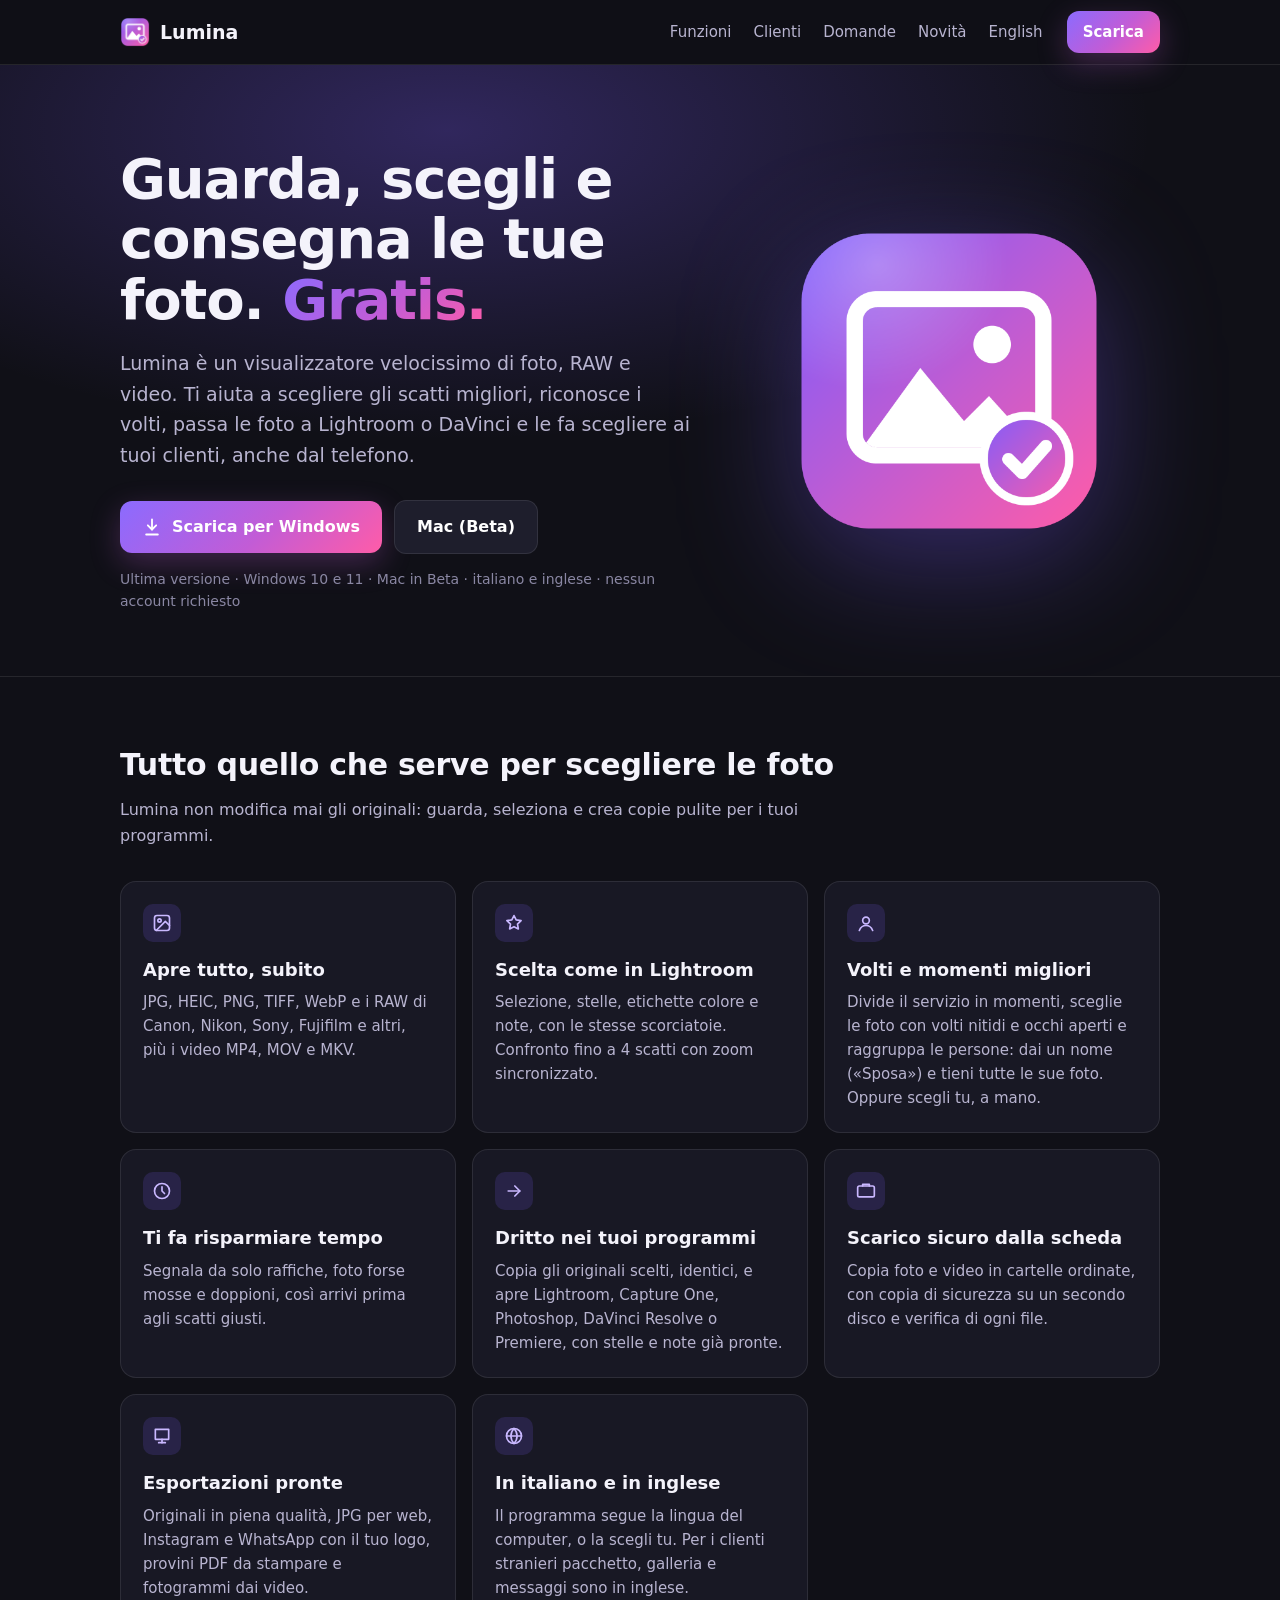
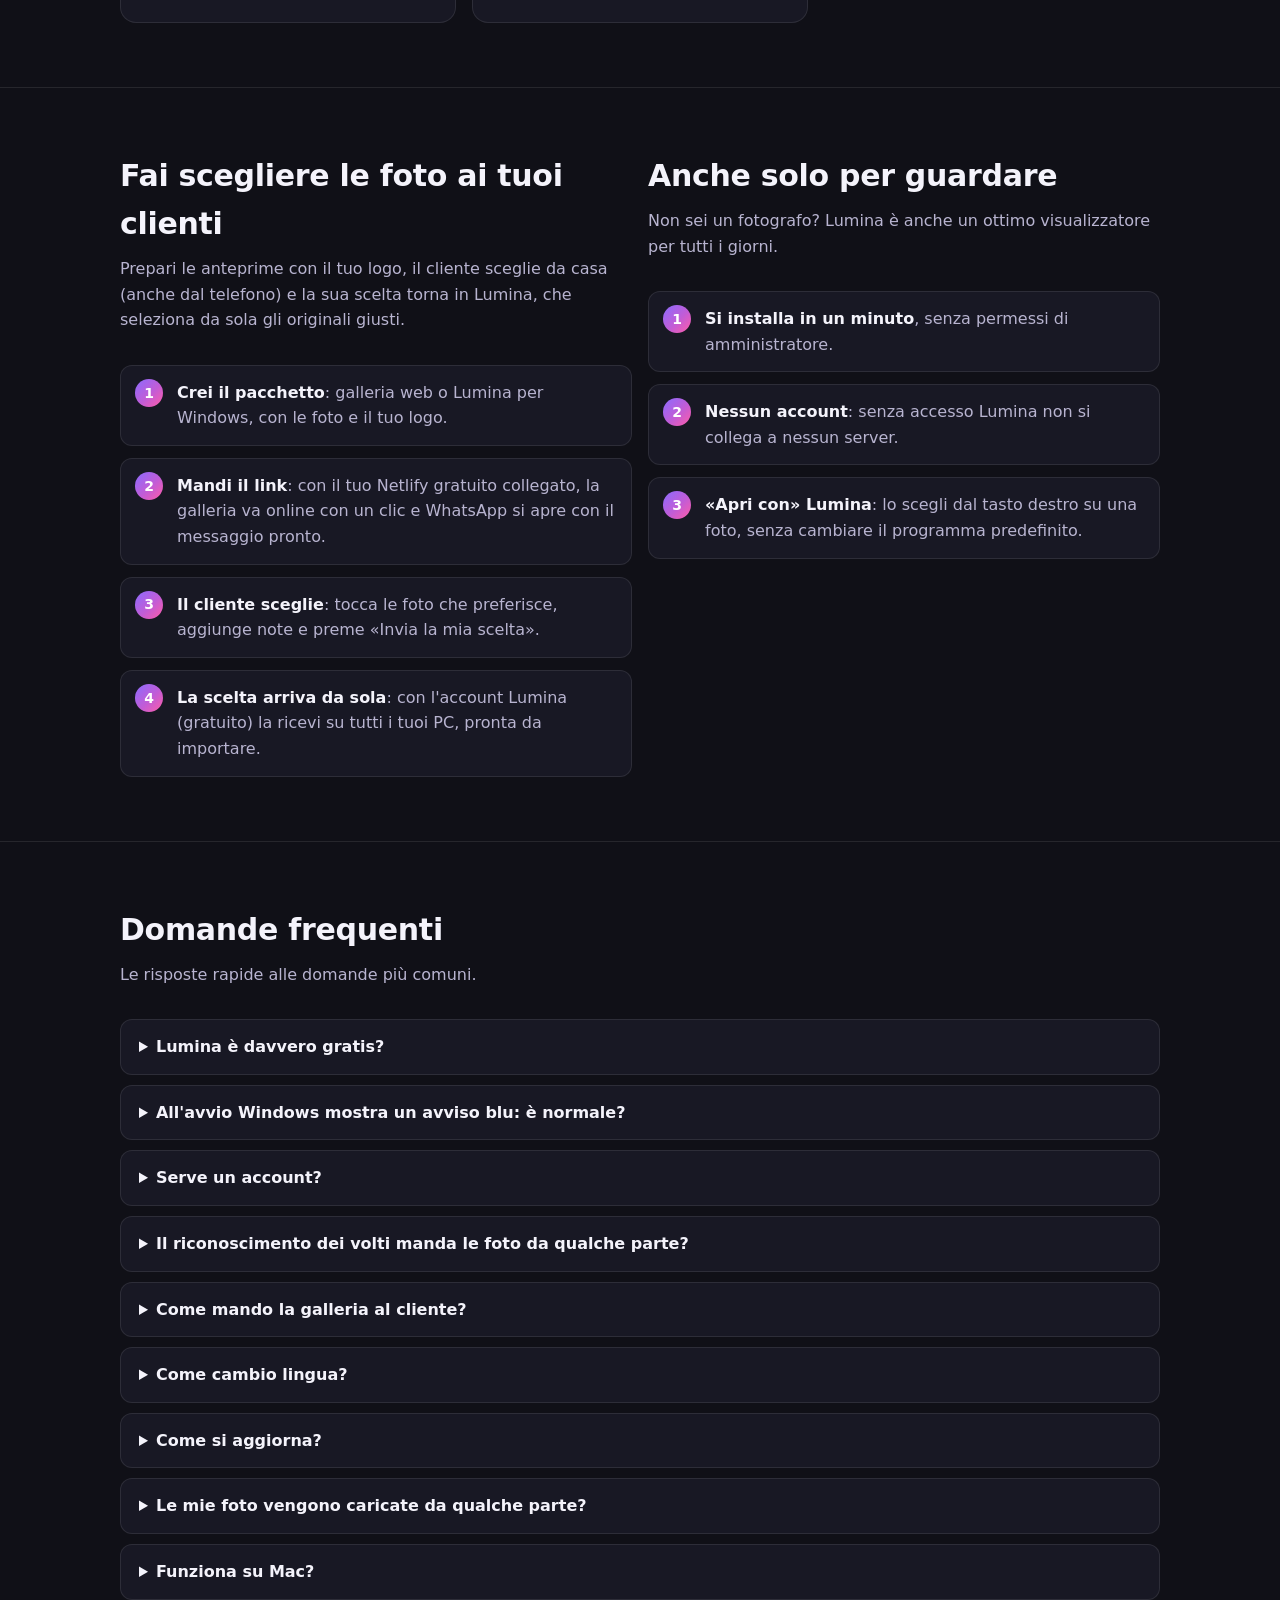
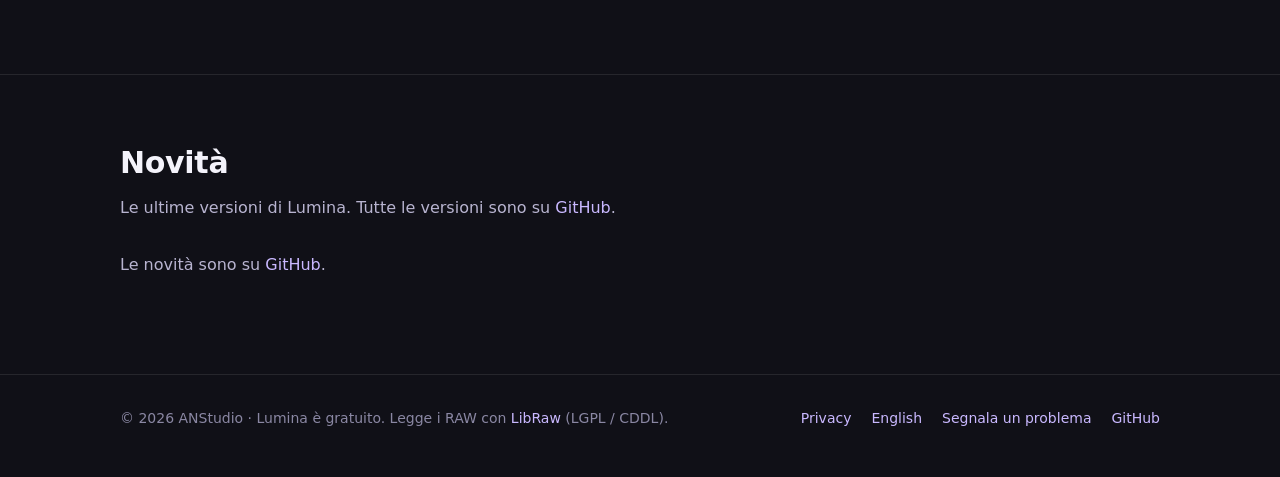
<file: index.html>
<!doctype html>
<html lang="it">
<head>
<meta charset="utf-8">
<meta name="viewport" content="width=device-width, initial-scale=1">
<title>Lumina · visualizzatore e selezione foto gratis per Windows e Mac</title>
<meta name="description" content="Lumina è un visualizzatore veloce di foto, RAW e video per Windows (e Mac in Beta). Ti aiuta a scegliere gli scatti, riconosce i volti, li passa a Lightroom e DaVinci e fa scegliere le foto ai tuoi clienti. Gratis.">
<meta property="og:title" content="Lumina · guarda, scegli e consegna le tue foto">
<meta property="og:description" content="Visualizzatore veloce di foto, RAW e video per Windows e Mac, gratis. Pensato per i fotografi.">
<meta property="og:image" content="https://anstudiodev.github.io/Lumina/immagini/icona-256.png">
<link rel="alternate" hreflang="it" href="https://anstudiodev.github.io/Lumina/">
<link rel="alternate" hreflang="en" href="https://anstudiodev.github.io/Lumina/en.html">
<link rel="icon" href="immagini/icona-32.png">
<link rel="apple-touch-icon" href="immagini/icona-180.png">
<link rel="stylesheet" href="stile.css">
</head>
<body>

<header class="top">
  <div class="wrap">
    <a class="brand" href="#"><img src="immagini/icona-256.png" alt="">Lumina</a>
    <nav class="menu">
      <a href="#funzioni">Funzioni</a>
      <a href="#clienti">Clienti</a>
      <a href="#domande">Domande</a>
      <a href="#novita">Novità</a>
      <a href="en.html" lang="en" hreflang="en">English</a>
    </nav>
    <a class="btn pri" href="https://github.com/ANStudioDev/Lumina/releases/latest/download/Lumina-setup.exe" style="padding:9px 16px;font-size:15px">Scarica</a>
  </div>
</header>

<div class="hero">
  <div class="wrap">
    <div>
      <h1>Guarda, scegli e consegna le tue foto. <span>Gratis.</span></h1>
      <p class="lead">Lumina è un visualizzatore velocissimo di foto, RAW e video. Ti aiuta a scegliere gli scatti migliori, riconosce i volti, passa le foto a Lightroom o DaVinci e le fa scegliere ai tuoi clienti, anche dal telefono.</p>
      <div class="cta">
        <a class="btn pri" href="https://github.com/ANStudioDev/Lumina/releases/latest/download/Lumina-setup.exe">
          <svg viewBox="0 0 24 24" fill="none" stroke="currentColor" stroke-width="2.2" stroke-linecap="round" stroke-linejoin="round"><path d="M12 3v12"/><path d="m7 10 5 5 5-5"/><path d="M5 21h14"/></svg>
          Scarica per Windows
        </a>
        <a class="btn" id="macdl" href="https://github.com/ANStudioDev/Lumina/releases">Mac (Beta)</a>
      </div>
      <div class="meta"><span id="ver">Ultima versione</span> · Windows 10 e 11 · Mac in Beta · italiano e inglese · nessun account richiesto</div>
    </div>
    <div class="art"><img src="immagini/icona.png" alt="Icona di Lumina"></div>
  </div>
</div>

<section id="funzioni">
  <div class="wrap">
    <h2>Tutto quello che serve per scegliere le foto</h2>
    <p class="sub">Lumina non modifica mai gli originali: guarda, seleziona e crea copie pulite per i tuoi programmi.</p>
    <div class="grid">
      <div class="card">
        <div class="ic"><svg viewBox="0 0 24 24" fill="none" stroke-width="2" stroke-linecap="round" stroke-linejoin="round"><rect x="3" y="3" width="18" height="18" rx="3"/><circle cx="9" cy="9" r="2"/><path d="m21 15-5-5L5 21"/></svg></div>
        <h3>Apre tutto, subito</h3>
        <p>JPG, HEIC, PNG, TIFF, WebP e i RAW di Canon, Nikon, Sony, Fujifilm e altri, più i video MP4, MOV e MKV.</p>
      </div>
      <div class="card">
        <div class="ic"><svg viewBox="0 0 24 24" fill="none" stroke-width="2" stroke-linecap="round" stroke-linejoin="round"><path d="m12 3 2.6 5.3 5.9.9-4.3 4.1 1 5.8L12 16.4 6.8 19.1l1-5.8L3.5 9.2l5.9-.9z"/></svg></div>
        <h3>Scelta come in Lightroom</h3>
        <p>Selezione, stelle, etichette colore e note, con le stesse scorciatoie. Confronto fino a 4 scatti con zoom sincronizzato.</p>
      </div>
      <div class="card">
        <div class="ic"><svg viewBox="0 0 24 24" fill="none" stroke-width="2" stroke-linecap="round" stroke-linejoin="round"><circle cx="12" cy="9" r="4"/><path d="M4 21c1.5-4 4.5-6 8-6s6.5 2 8 6"/></svg></div>
        <h3>Volti e momenti migliori</h3>
        <p>Divide il servizio in momenti, sceglie le foto con volti nitidi e occhi aperti e raggruppa le persone: dai un nome («Sposa») e tieni tutte le sue foto. Oppure scegli tu, a mano.</p>
      </div>
      <div class="card">
        <div class="ic"><svg viewBox="0 0 24 24" fill="none" stroke-width="2" stroke-linecap="round" stroke-linejoin="round"><circle cx="12" cy="12" r="9"/><path d="M12 7v5l3 3"/></svg></div>
        <h3>Ti fa risparmiare tempo</h3>
        <p>Segnala da solo raffiche, foto forse mosse e doppioni, così arrivi prima agli scatti giusti.</p>
      </div>
      <div class="card">
        <div class="ic"><svg viewBox="0 0 24 24" fill="none" stroke-width="2" stroke-linecap="round" stroke-linejoin="round"><path d="M5 12h14"/><path d="m13 6 6 6-6 6"/></svg></div>
        <h3>Dritto nei tuoi programmi</h3>
        <p>Copia gli originali scelti, identici, e apre Lightroom, Capture One, Photoshop, DaVinci Resolve o Premiere, con stelle e note già pronte.</p>
      </div>
      <div class="card">
        <div class="ic"><svg viewBox="0 0 24 24" fill="none" stroke-width="2" stroke-linecap="round" stroke-linejoin="round"><rect x="2" y="6" width="20" height="13" rx="2"/><path d="M8 6V4h8v2"/></svg></div>
        <h3>Scarico sicuro dalla scheda</h3>
        <p>Copia foto e video in cartelle ordinate, con copia di sicurezza su un secondo disco e verifica di ogni file.</p>
      </div>
      <div class="card">
        <div class="ic"><svg viewBox="0 0 24 24" fill="none" stroke-width="2" stroke-linecap="round" stroke-linejoin="round"><path d="M4 4h16v12H4z"/><path d="M8 20h8"/><path d="M12 16v4"/></svg></div>
        <h3>Esportazioni pronte</h3>
        <p>Originali in piena qualità, JPG per web, Instagram e WhatsApp con il tuo logo, provini PDF da stampare e fotogrammi dai video.</p>
      </div>
      <div class="card">
        <div class="ic"><svg viewBox="0 0 24 24" fill="none" stroke-width="2" stroke-linecap="round" stroke-linejoin="round"><circle cx="12" cy="12" r="9"/><path d="M3 12h18"/><path d="M12 3c2.5 2.7 3.7 5.7 3.7 9s-1.2 6.3-3.7 9c-2.5-2.7-3.7-5.7-3.7-9S9.5 5.7 12 3z"/></svg></div>
        <h3>In italiano e in inglese</h3>
        <p>Il programma segue la lingua del computer, o la scegli tu. Per i clienti stranieri pacchetto, galleria e messaggi sono in inglese.</p>
      </div>
    </div>
  </div>
</section>

<section id="clienti">
  <div class="wrap two">
    <div>
      <h2>Fai scegliere le foto ai tuoi clienti</h2>
      <p class="sub">Prepari le anteprime con il tuo logo, il cliente sceglie da casa (anche dal telefono) e la sua scelta torna in Lumina, che seleziona da sola gli originali giusti.</p>
      <ol class="steps">
        <li><b>Crei il pacchetto</b>: galleria web o Lumina per Windows, con le foto e il tuo logo.</li>
        <li><b>Mandi il link</b>: con il tuo Netlify gratuito collegato, la galleria va online con un clic e WhatsApp si apre con il messaggio pronto.</li>
        <li><b>Il cliente sceglie</b>: tocca le foto che preferisce, aggiunge note e preme «Invia la mia scelta».</li>
        <li><b>La scelta arriva da sola</b>: con l'account Lumina (gratuito) la ricevi su tutti i tuoi PC, pronta da importare.</li>
      </ol>
    </div>
    <div>
      <h2>Anche solo per guardare</h2>
      <p class="sub">Non sei un fotografo? Lumina è anche un ottimo visualizzatore per tutti i giorni.</p>
      <ol class="steps">
        <li><b>Si installa in un minuto</b>, senza permessi di amministratore.</li>
        <li><b>Nessun account</b>: senza accesso Lumina non si collega a nessun server.</li>
        <li><b>«Apri con» Lumina</b>: lo scegli dal tasto destro su una foto, senza cambiare il programma predefinito.</li>
      </ol>
    </div>
  </div>
</section>

<section id="domande">
  <div class="wrap">
    <h2>Domande frequenti</h2>
    <p class="sub">Le risposte rapide alle domande più comuni.</p>
    <details>
      <summary>Lumina è davvero gratis?</summary>
      <p>Sì, è gratuito, anche l'account per ricevere le scelte dei clienti. Non ci sono pubblicità.</p>
    </details>
    <details>
      <summary>All'avvio Windows mostra un avviso blu: è normale?</summary>
      <p>Sì: Lumina non è ancora firmato con un certificato e Windows avvisa per i programmi nuovi. Clicca «Ulteriori informazioni» e poi «Esegui comunque».</p>
    </details>
    <details>
      <summary>Serve un account?</summary>
      <p>No. L'account Lumina serve solo ai fotografi che vogliono ricevere da sola la scelta dei clienti, anche su più PC. Per guardare e scegliere foto non serve.</p>
    </details>
    <details>
      <summary>Il riconoscimento dei volti manda le foto da qualche parte?</summary>
      <p>No. I volti vengono analizzati sul tuo computer, senza internet. I nomi che dai alle persone restano nella cartella dei dati di Lumina.</p>
    </details>
    <details>
      <summary>Come mando la galleria al cliente?</summary>
      <p>Collega una volta il tuo account Netlify gratuito (Impostazioni › Galleria online): quando crei una galleria web, Lumina la mette online e ti dà il link da mandare su WhatsApp o per email. La galleria si cancella da sola qualche giorno dopo la scelta del cliente, o quando premi «Chiudi galleria». Le foto vanno sul tuo Netlify, non su server di Lumina.</p>
    </details>
    <details>
      <summary>Come cambio lingua?</summary>
      <p>Impostazioni › Informazioni › Lingua: Automatica (segue il computer), Italiano o English. Per un cliente straniero attiva «Cliente straniero» in Impostazioni › Pacchetto cliente.</p>
    </details>
    <details>
      <summary>Come si aggiorna?</summary>
      <p>Da solo: quando esce una versione nuova Lumina te la propone, la scarica e si riapre aggiornato. Impostazioni e scelte restano come sono.</p>
    </details>
    <details>
      <summary>Le mie foto vengono caricate da qualche parte?</summary>
      <p>No. Le foto restano sul tuo PC. Con l'account viaggiano solo i nomi dei file scelti, le note e il nome del cliente. I dettagli sono nell'<a href="privacy.html">informativa privacy</a>.</p>
    </details>
    <details>
      <summary>Funziona su Mac?</summary>
      <p>Sì, in Beta: Lumina per Mac (Apple Silicon e Intel, macOS 13 o più recente) ha già visualizzatore, scelta, momenti con i volti, esportazioni e pacchetto cliente con galleria web. Account Lumina e scarico dalla scheda arriveranno. Alla prima apertura macOS la blocca perché non è firmata da Apple: prova ad aprirla, poi Impostazioni di Sistema › Privacy e sicurezza › «Apri comunque». La galleria web che mandi al cliente si apre su qualsiasi dispositivo.</p>
    </details>
  </div>
</section>

<section id="novita">
  <div class="wrap">
    <h2>Novità</h2>
    <p class="sub">Le ultime versioni di Lumina. Tutte le versioni sono su <a href="https://github.com/ANStudioDev/Lumina/releases">GitHub</a>.</p>
    <div id="releases"><p class="sub">Carico le novità…</p></div>
  </div>
</section>

<footer>
  <div class="wrap">
    <span>© 2026 ANStudio · Lumina è gratuito. Legge i RAW con <a href="https://www.libraw.org">LibRaw</a> (LGPL / CDDL).</span>
    <div class="links">
      <a href="privacy.html">Privacy</a>
      <a href="en.html" lang="en">English</a>
      <a href="https://github.com/ANStudioDev/Lumina/issues">Segnala un problema</a>
      <a href="https://github.com/ANStudioDev/Lumina">GitHub</a>
    </div>
  </div>
</footer>

<script src="novita.js"></script>
<script>luminaNovita("it");</script>
</body>
</html>
</file>
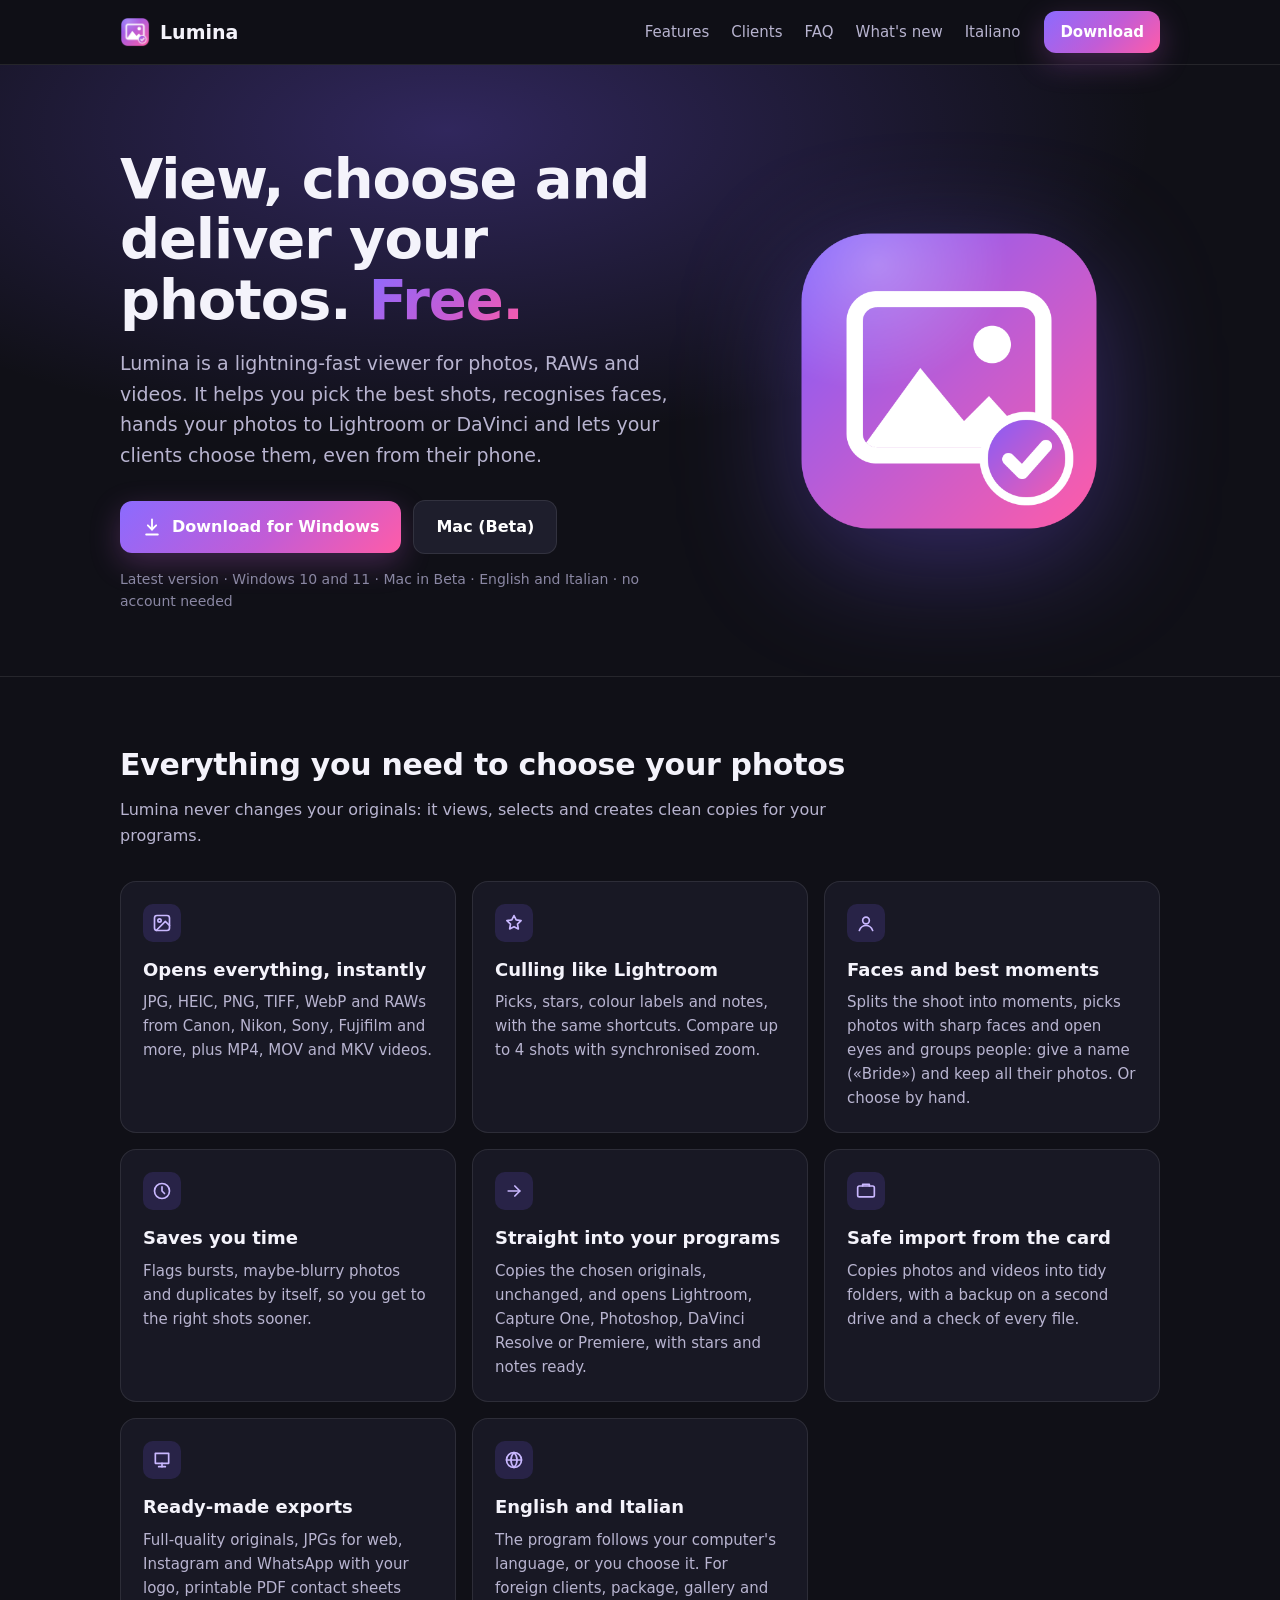
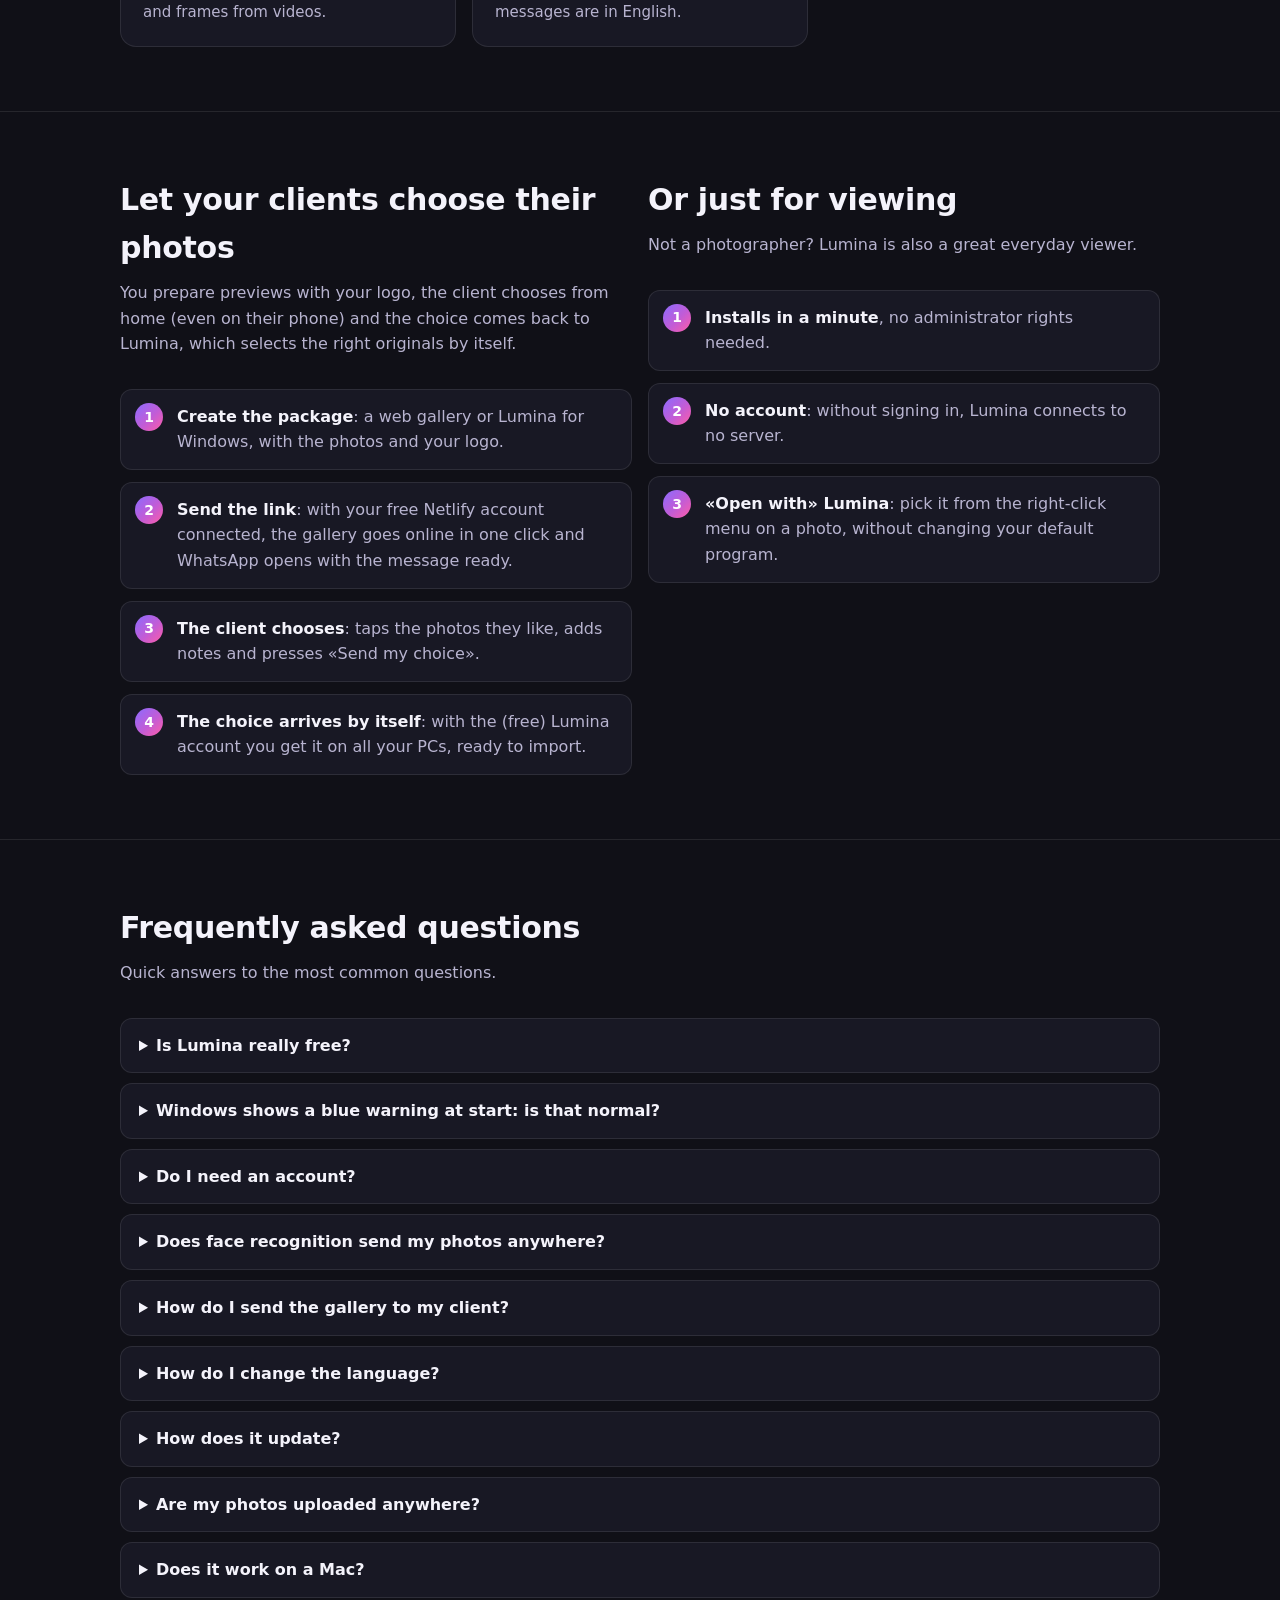
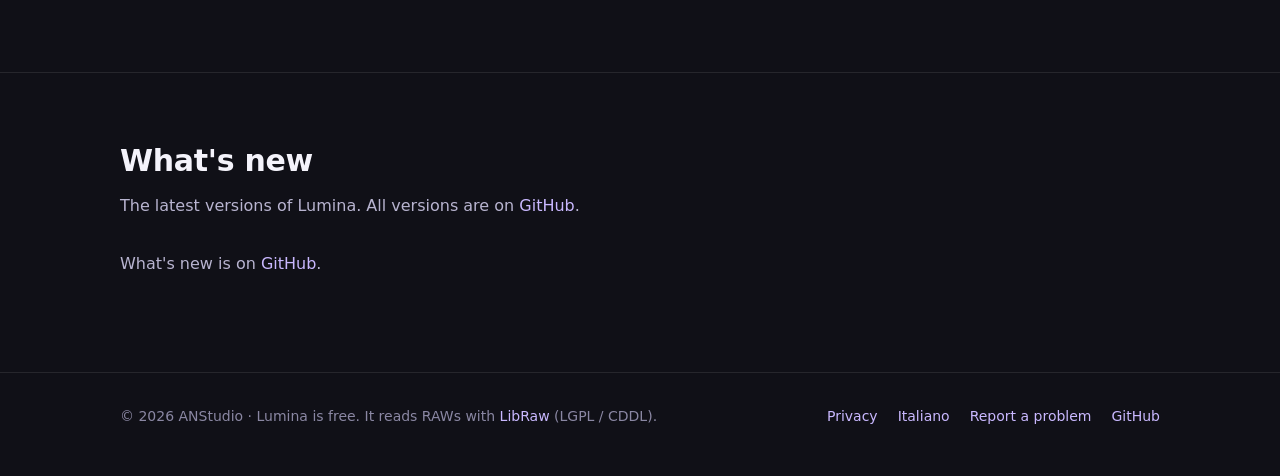
<file: en.html>
<!doctype html>
<html lang="en">
<head>
<meta charset="utf-8">
<meta name="viewport" content="width=device-width, initial-scale=1">
<title>Lumina · free photo viewer and culling for Windows and Mac</title>
<meta name="description" content="Lumina is a fast photo, RAW and video viewer for Windows (and Mac in Beta). It helps you pick the best shots, recognises faces, hands photos to Lightroom and DaVinci and lets your clients choose their photos. Free.">
<meta property="og:title" content="Lumina · view, choose and deliver your photos">
<meta property="og:description" content="Fast photo, RAW and video viewer for Windows and Mac, free. Made for photographers.">
<meta property="og:image" content="https://anstudiodev.github.io/Lumina/immagini/icona-256.png">
<link rel="alternate" hreflang="it" href="https://anstudiodev.github.io/Lumina/">
<link rel="alternate" hreflang="en" href="https://anstudiodev.github.io/Lumina/en.html">
<link rel="icon" href="immagini/icona-32.png">
<link rel="apple-touch-icon" href="immagini/icona-180.png">
<link rel="stylesheet" href="stile.css">
</head>
<body>

<header class="top">
  <div class="wrap">
    <a class="brand" href="#"><img src="immagini/icona-256.png" alt="">Lumina</a>
    <nav class="menu">
      <a href="#features">Features</a>
      <a href="#clients">Clients</a>
      <a href="#faq">FAQ</a>
      <a href="#news">What's new</a>
      <a href="index.html" lang="it" hreflang="it">Italiano</a>
    </nav>
    <a class="btn pri" href="https://github.com/ANStudioDev/Lumina/releases/latest/download/Lumina-setup.exe" style="padding:9px 16px;font-size:15px">Download</a>
  </div>
</header>

<div class="hero">
  <div class="wrap">
    <div>
      <h1>View, choose and deliver your photos. <span>Free.</span></h1>
      <p class="lead">Lumina is a lightning-fast viewer for photos, RAWs and videos. It helps you pick the best shots, recognises faces, hands your photos to Lightroom or DaVinci and lets your clients choose them, even from their phone.</p>
      <div class="cta">
        <a class="btn pri" href="https://github.com/ANStudioDev/Lumina/releases/latest/download/Lumina-setup.exe">
          <svg viewBox="0 0 24 24" fill="none" stroke="currentColor" stroke-width="2.2" stroke-linecap="round" stroke-linejoin="round"><path d="M12 3v12"/><path d="m7 10 5 5 5-5"/><path d="M5 21h14"/></svg>
          Download for Windows
        </a>
        <a class="btn" id="macdl" href="https://github.com/ANStudioDev/Lumina/releases">Mac (Beta)</a>
      </div>
      <div class="meta"><span id="ver">Latest version</span> · Windows 10 and 11 · Mac in Beta · English and Italian · no account needed</div>
    </div>
    <div class="art"><img src="immagini/icona.png" alt="Lumina icon"></div>
  </div>
</div>

<section id="features">
  <div class="wrap">
    <h2>Everything you need to choose your photos</h2>
    <p class="sub">Lumina never changes your originals: it views, selects and creates clean copies for your programs.</p>
    <div class="grid">
      <div class="card">
        <div class="ic"><svg viewBox="0 0 24 24" fill="none" stroke-width="2" stroke-linecap="round" stroke-linejoin="round"><rect x="3" y="3" width="18" height="18" rx="3"/><circle cx="9" cy="9" r="2"/><path d="m21 15-5-5L5 21"/></svg></div>
        <h3>Opens everything, instantly</h3>
        <p>JPG, HEIC, PNG, TIFF, WebP and RAWs from Canon, Nikon, Sony, Fujifilm and more, plus MP4, MOV and MKV videos.</p>
      </div>
      <div class="card">
        <div class="ic"><svg viewBox="0 0 24 24" fill="none" stroke-width="2" stroke-linecap="round" stroke-linejoin="round"><path d="m12 3 2.6 5.3 5.9.9-4.3 4.1 1 5.8L12 16.4 6.8 19.1l1-5.8L3.5 9.2l5.9-.9z"/></svg></div>
        <h3>Culling like Lightroom</h3>
        <p>Picks, stars, colour labels and notes, with the same shortcuts. Compare up to 4 shots with synchronised zoom.</p>
      </div>
      <div class="card">
        <div class="ic"><svg viewBox="0 0 24 24" fill="none" stroke-width="2" stroke-linecap="round" stroke-linejoin="round"><circle cx="12" cy="9" r="4"/><path d="M4 21c1.5-4 4.5-6 8-6s6.5 2 8 6"/></svg></div>
        <h3>Faces and best moments</h3>
        <p>Splits the shoot into moments, picks photos with sharp faces and open eyes and groups people: give a name («Bride») and keep all their photos. Or choose by hand.</p>
      </div>
      <div class="card">
        <div class="ic"><svg viewBox="0 0 24 24" fill="none" stroke-width="2" stroke-linecap="round" stroke-linejoin="round"><circle cx="12" cy="12" r="9"/><path d="M12 7v5l3 3"/></svg></div>
        <h3>Saves you time</h3>
        <p>Flags bursts, maybe-blurry photos and duplicates by itself, so you get to the right shots sooner.</p>
      </div>
      <div class="card">
        <div class="ic"><svg viewBox="0 0 24 24" fill="none" stroke-width="2" stroke-linecap="round" stroke-linejoin="round"><path d="M5 12h14"/><path d="m13 6 6 6-6 6"/></svg></div>
        <h3>Straight into your programs</h3>
        <p>Copies the chosen originals, unchanged, and opens Lightroom, Capture One, Photoshop, DaVinci Resolve or Premiere, with stars and notes ready.</p>
      </div>
      <div class="card">
        <div class="ic"><svg viewBox="0 0 24 24" fill="none" stroke-width="2" stroke-linecap="round" stroke-linejoin="round"><rect x="2" y="6" width="20" height="13" rx="2"/><path d="M8 6V4h8v2"/></svg></div>
        <h3>Safe import from the card</h3>
        <p>Copies photos and videos into tidy folders, with a backup on a second drive and a check of every file.</p>
      </div>
      <div class="card">
        <div class="ic"><svg viewBox="0 0 24 24" fill="none" stroke-width="2" stroke-linecap="round" stroke-linejoin="round"><path d="M4 4h16v12H4z"/><path d="M8 20h8"/><path d="M12 16v4"/></svg></div>
        <h3>Ready-made exports</h3>
        <p>Full-quality originals, JPGs for web, Instagram and WhatsApp with your logo, printable PDF contact sheets and frames from videos.</p>
      </div>
      <div class="card">
        <div class="ic"><svg viewBox="0 0 24 24" fill="none" stroke-width="2" stroke-linecap="round" stroke-linejoin="round"><circle cx="12" cy="12" r="9"/><path d="M3 12h18"/><path d="M12 3c2.5 2.7 3.7 5.7 3.7 9s-1.2 6.3-3.7 9c-2.5-2.7-3.7-5.7-3.7-9S9.5 5.7 12 3z"/></svg></div>
        <h3>English and Italian</h3>
        <p>The program follows your computer's language, or you choose it. For foreign clients, package, gallery and messages are in English.</p>
      </div>
    </div>
  </div>
</section>

<section id="clients">
  <div class="wrap two">
    <div>
      <h2>Let your clients choose their photos</h2>
      <p class="sub">You prepare previews with your logo, the client chooses from home (even on their phone) and the choice comes back to Lumina, which selects the right originals by itself.</p>
      <ol class="steps">
        <li><b>Create the package</b>: a web gallery or Lumina for Windows, with the photos and your logo.</li>
        <li><b>Send the link</b>: with your free Netlify account connected, the gallery goes online in one click and WhatsApp opens with the message ready.</li>
        <li><b>The client chooses</b>: taps the photos they like, adds notes and presses «Send my choice».</li>
        <li><b>The choice arrives by itself</b>: with the (free) Lumina account you get it on all your PCs, ready to import.</li>
      </ol>
    </div>
    <div>
      <h2>Or just for viewing</h2>
      <p class="sub">Not a photographer? Lumina is also a great everyday viewer.</p>
      <ol class="steps">
        <li><b>Installs in a minute</b>, no administrator rights needed.</li>
        <li><b>No account</b>: without signing in, Lumina connects to no server.</li>
        <li><b>«Open with» Lumina</b>: pick it from the right-click menu on a photo, without changing your default program.</li>
      </ol>
    </div>
  </div>
</section>

<section id="faq">
  <div class="wrap">
    <h2>Frequently asked questions</h2>
    <p class="sub">Quick answers to the most common questions.</p>
    <details>
      <summary>Is Lumina really free?</summary>
      <p>Yes, it's free, including the account to receive your clients' choices. There are no ads.</p>
    </details>
    <details>
      <summary>Windows shows a blue warning at start: is that normal?</summary>
      <p>Yes: Lumina isn't signed with a certificate yet and Windows warns about new programs. Click «More info» and then «Run anyway».</p>
    </details>
    <details>
      <summary>Do I need an account?</summary>
      <p>No. The Lumina account is only for photographers who want to receive their clients' choices automatically, even on several PCs. You don't need it to view and choose photos.</p>
    </details>
    <details>
      <summary>Does face recognition send my photos anywhere?</summary>
      <p>No. Faces are analysed on your computer, offline. The names you give to people stay in Lumina's data folder.</p>
    </details>
    <details>
      <summary>How do I send the gallery to my client?</summary>
      <p>Connect your free Netlify account once (Settings › Online gallery): when you create a web gallery, Lumina puts it online and gives you the link to send by WhatsApp or email. The gallery deletes itself a few days after the client's choice, or when you press «Close gallery». The photos go to your Netlify, not to Lumina's servers.</p>
    </details>
    <details>
      <summary>How do I change the language?</summary>
      <p>Settings › About › Language: Automatic (follows your computer), Italiano or English. For a foreign client turn on «Foreign client» in Settings › Client package.</p>
    </details>
    <details>
      <summary>How does it update?</summary>
      <p>By itself: when a new version comes out Lumina offers it, downloads it and reopens updated. Settings and choices stay as they are.</p>
    </details>
    <details>
      <summary>Are my photos uploaded anywhere?</summary>
      <p>No. Your photos stay on your PC. With the account, only the names of the chosen files, the notes and the client's name travel. Details are in the <a href="privacy-en.html">privacy policy</a>.</p>
    </details>
    <details>
      <summary>Does it work on a Mac?</summary>
      <p>Yes, in Beta: Lumina for Mac (Apple Silicon and Intel, macOS 13 or later) already has the viewer, culling, moments with faces, exports and the client package with web gallery. Lumina account and card import are coming. The first time macOS blocks it because it isn't signed by Apple: try to open it, then System Settings › Privacy & Security › «Open Anyway». The web gallery you send to clients opens on any device.</p>
    </details>
  </div>
</section>

<section id="news">
  <div class="wrap">
    <h2>What's new</h2>
    <p class="sub">The latest versions of Lumina. All versions are on <a href="https://github.com/ANStudioDev/Lumina/releases">GitHub</a>.</p>
    <div id="releases"><p class="sub">Loading…</p></div>
  </div>
</section>

<footer>
  <div class="wrap">
    <span>© 2026 ANStudio · Lumina is free. It reads RAWs with <a href="https://www.libraw.org">LibRaw</a> (LGPL / CDDL).</span>
    <div class="links">
      <a href="privacy-en.html">Privacy</a>
      <a href="index.html" lang="it">Italiano</a>
      <a href="https://github.com/ANStudioDev/Lumina/issues">Report a problem</a>
      <a href="https://github.com/ANStudioDev/Lumina">GitHub</a>
    </div>
  </div>
</footer>

<script src="novita.js"></script>
<script>luminaNovita("en");</script>
</body>
</html>
</file>
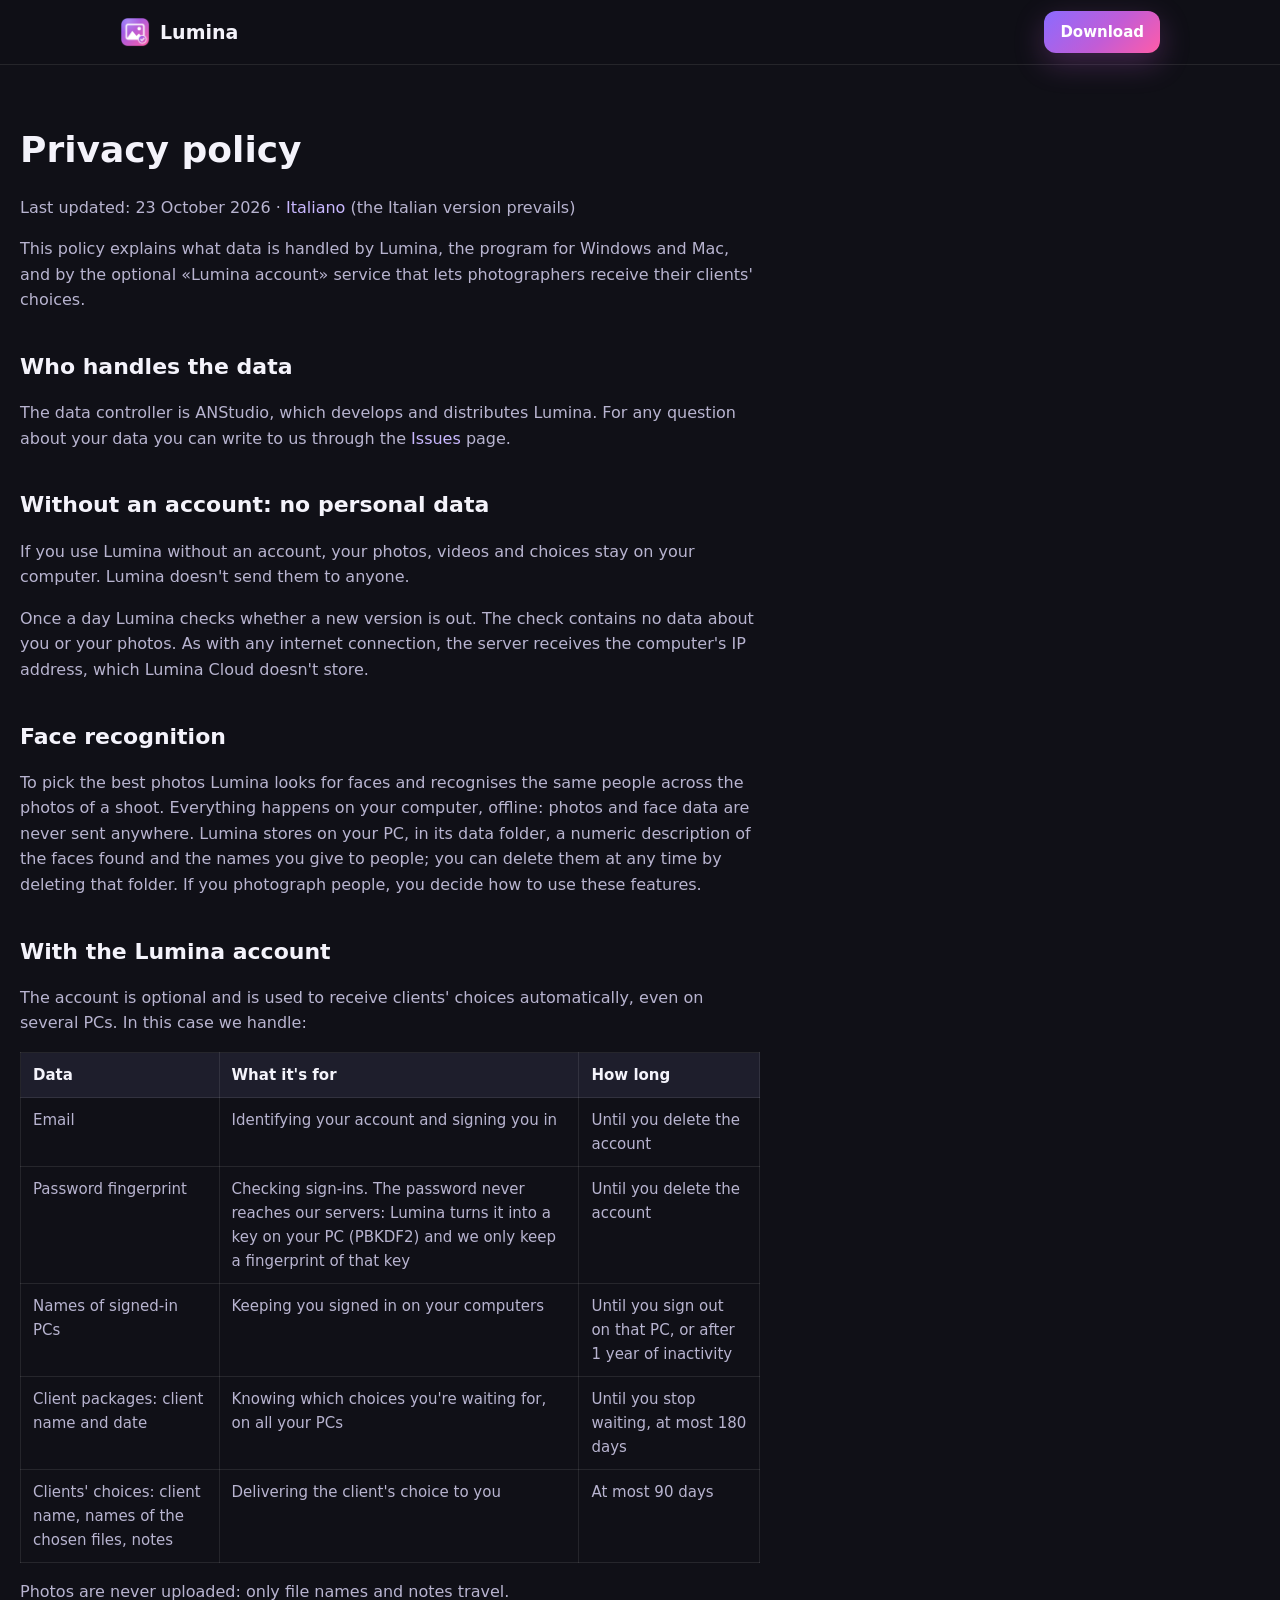
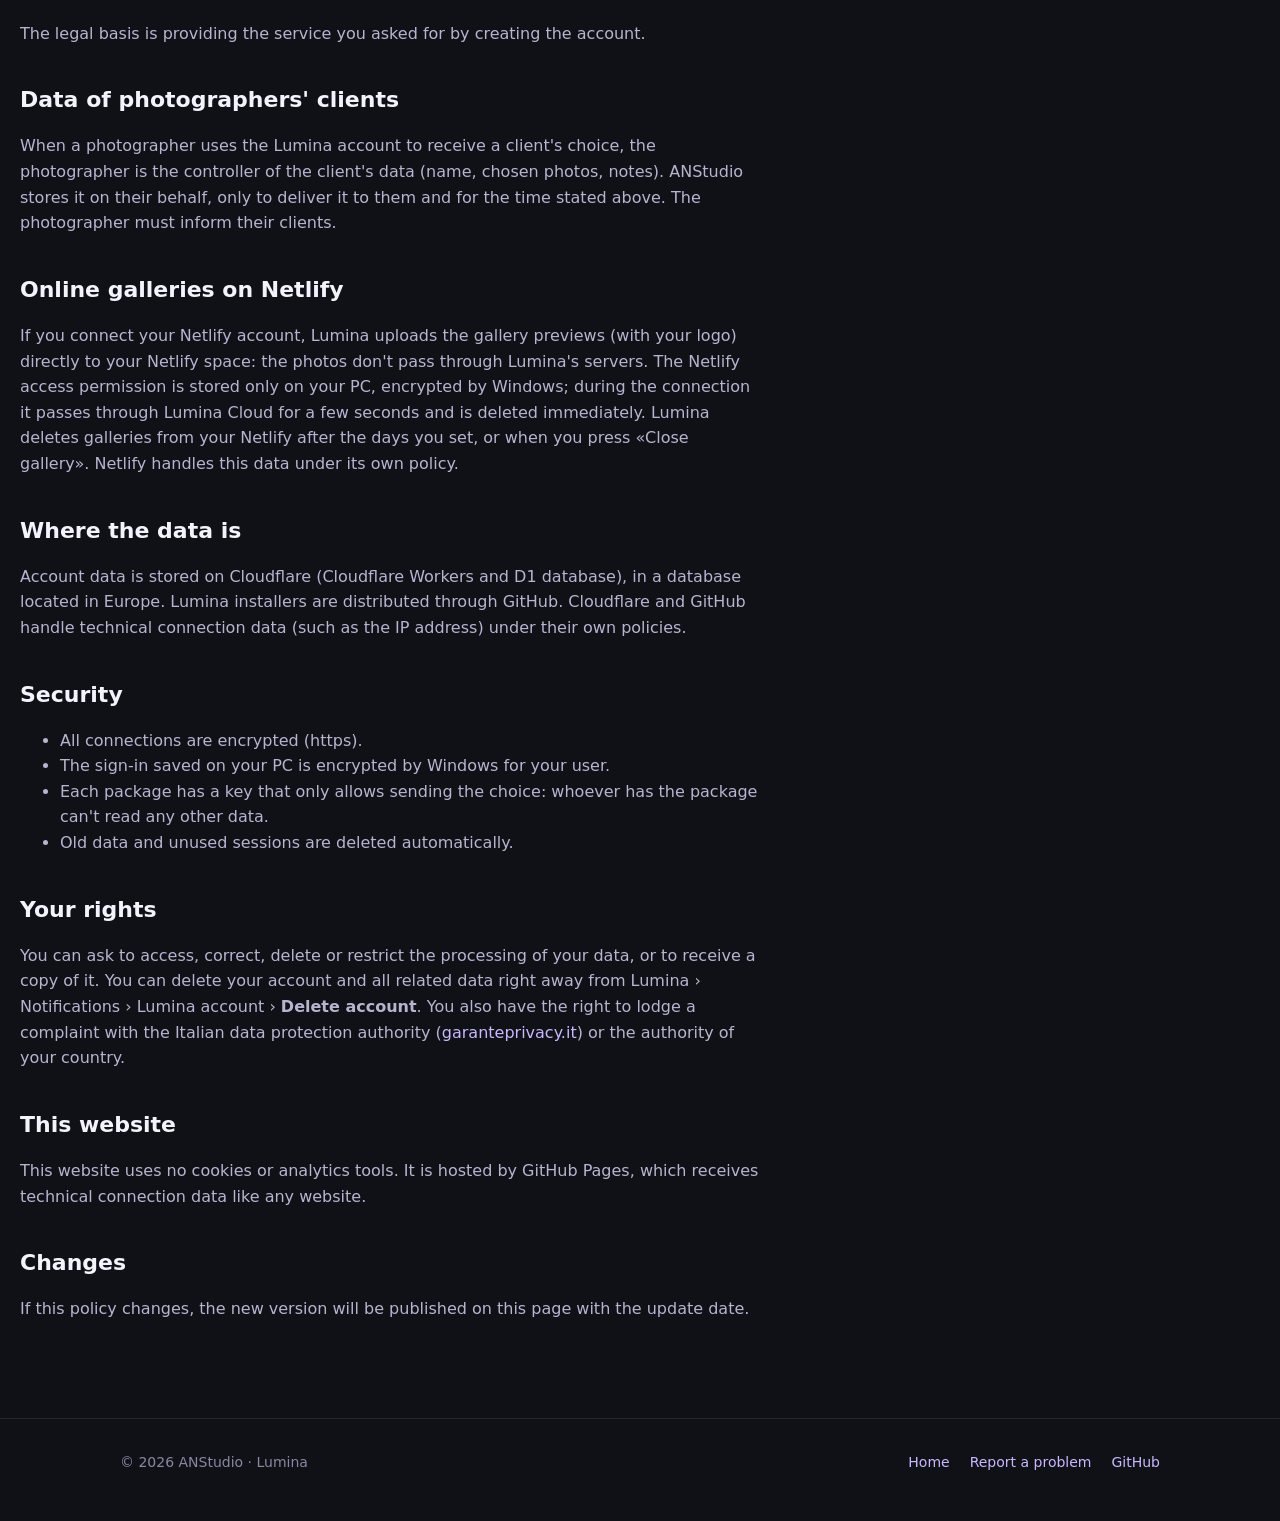
<file: privacy-en.html>
<!doctype html>
<html lang="en">
<head>
<meta charset="utf-8">
<meta name="viewport" content="width=device-width, initial-scale=1">
<title>Privacy · Lumina</title>
<meta name="description" content="Privacy policy of Lumina and the Lumina account.">
<link rel="alternate" hreflang="it" href="https://anstudiodev.github.io/Lumina/privacy.html">
<link rel="icon" href="immagini/icona-32.png">
<link rel="stylesheet" href="stile.css">
</head>
<body>

<header class="top">
  <div class="wrap">
    <a class="brand" href="en.html"><img src="immagini/icona-256.png" alt="">Lumina</a>
    <a class="btn pri" href="https://github.com/ANStudioDev/Lumina/releases/latest/download/Lumina-setup.exe" style="padding:9px 16px;font-size:15px;margin-left:auto">Download</a>
  </div>
</header>

<main class="doc">
  <h1>Privacy policy</h1>
  <p>Last updated: 23 October 2026 · <a href="privacy.html" lang="it">Italiano</a> (the Italian version prevails)</p>

  <p>This policy explains what data is handled by Lumina, the program for Windows and Mac, and by the optional «Lumina account» service that lets photographers receive their clients' choices.</p>

  <h2>Who handles the data</h2>
  <p>The data controller is ANStudio, which develops and distributes Lumina. For any question about your data you can write to us through the <a href="https://github.com/ANStudioDev/Lumina/issues">Issues</a> page.</p>

  <h2>Without an account: no personal data</h2>
  <p>If you use Lumina without an account, your photos, videos and choices stay on your computer. Lumina doesn't send them to anyone.</p>
  <p>Once a day Lumina checks whether a new version is out. The check contains no data about you or your photos. As with any internet connection, the server receives the computer's IP address, which Lumina Cloud doesn't store.</p>

  <h2>Face recognition</h2>
  <p>To pick the best photos Lumina looks for faces and recognises the same people across the photos of a shoot. Everything happens on your computer, offline: photos and face data are never sent anywhere. Lumina stores on your PC, in its data folder, a numeric description of the faces found and the names you give to people; you can delete them at any time by deleting that folder. If you photograph people, you decide how to use these features.</p>

  <h2>With the Lumina account</h2>
  <p>The account is optional and is used to receive clients' choices automatically, even on several PCs. In this case we handle:</p>
  <table>
    <tr><th>Data</th><th>What it's for</th><th>How long</th></tr>
    <tr><td>Email</td><td>Identifying your account and signing you in</td><td>Until you delete the account</td></tr>
    <tr><td>Password fingerprint</td><td>Checking sign-ins. The password never reaches our servers: Lumina turns it into a key on your PC (PBKDF2) and we only keep a fingerprint of that key</td><td>Until you delete the account</td></tr>
    <tr><td>Names of signed-in PCs</td><td>Keeping you signed in on your computers</td><td>Until you sign out on that PC, or after 1 year of inactivity</td></tr>
    <tr><td>Client packages: client name and date</td><td>Knowing which choices you're waiting for, on all your PCs</td><td>Until you stop waiting, at most 180 days</td></tr>
    <tr><td>Clients' choices: client name, names of the chosen files, notes</td><td>Delivering the client's choice to you</td><td>At most 90 days</td></tr>
  </table>
  <p>Photos are never uploaded: only file names and notes travel.</p>
  <p>The legal basis is providing the service you asked for by creating the account.</p>

  <h2>Data of photographers' clients</h2>
  <p>When a photographer uses the Lumina account to receive a client's choice, the photographer is the controller of the client's data (name, chosen photos, notes). ANStudio stores it on their behalf, only to deliver it to them and for the time stated above. The photographer must inform their clients.</p>

  <h2>Online galleries on Netlify</h2>
  <p>If you connect your Netlify account, Lumina uploads the gallery previews (with your logo) directly to your Netlify space: the photos don't pass through Lumina's servers. The Netlify access permission is stored only on your PC, encrypted by Windows; during the connection it passes through Lumina Cloud for a few seconds and is deleted immediately. Lumina deletes galleries from your Netlify after the days you set, or when you press «Close gallery». Netlify handles this data under its own policy.</p>

  <h2>Where the data is</h2>
  <p>Account data is stored on Cloudflare (Cloudflare Workers and D1 database), in a database located in Europe. Lumina installers are distributed through GitHub. Cloudflare and GitHub handle technical connection data (such as the IP address) under their own policies.</p>

  <h2>Security</h2>
  <ul>
    <li>All connections are encrypted (https).</li>
    <li>The sign-in saved on your PC is encrypted by Windows for your user.</li>
    <li>Each package has a key that only allows sending the choice: whoever has the package can't read any other data.</li>
    <li>Old data and unused sessions are deleted automatically.</li>
  </ul>

  <h2>Your rights</h2>
  <p>You can ask to access, correct, delete or restrict the processing of your data, or to receive a copy of it. You can delete your account and all related data right away from Lumina › Notifications › Lumina account › <b>Delete account</b>. You also have the right to lodge a complaint with the Italian data protection authority (<a href="https://www.garanteprivacy.it">garanteprivacy.it</a>) or the authority of your country.</p>

  <h2>This website</h2>
  <p>This website uses no cookies or analytics tools. It is hosted by GitHub Pages, which receives technical connection data like any website.</p>

  <h2>Changes</h2>
  <p>If this policy changes, the new version will be published on this page with the update date.</p>
</main>

<footer>
  <div class="wrap">
    <span>© 2026 ANStudio · Lumina</span>
    <div class="links">
      <a href="en.html">Home</a>
      <a href="https://github.com/ANStudioDev/Lumina/issues">Report a problem</a>
      <a href="https://github.com/ANStudioDev/Lumina">GitHub</a>
    </div>
  </div>
</footer>
</body>
</html>
</file>
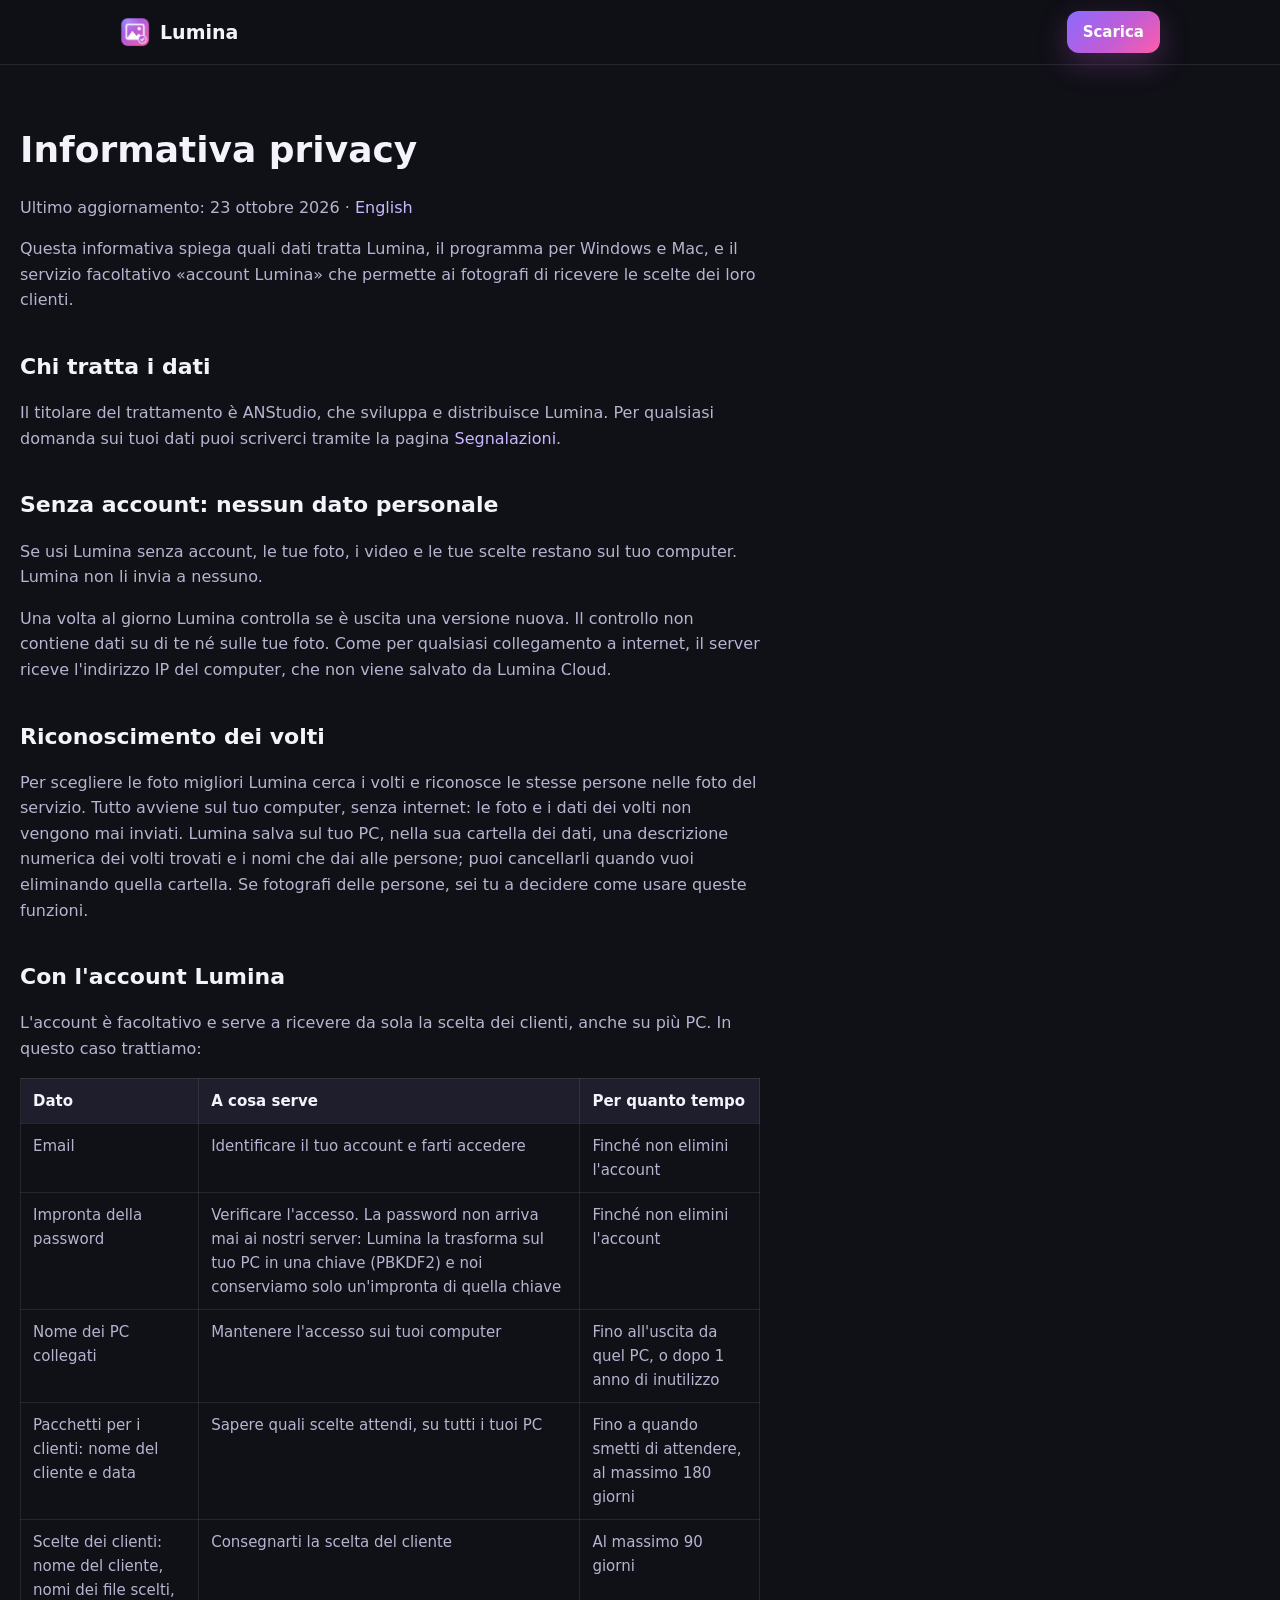
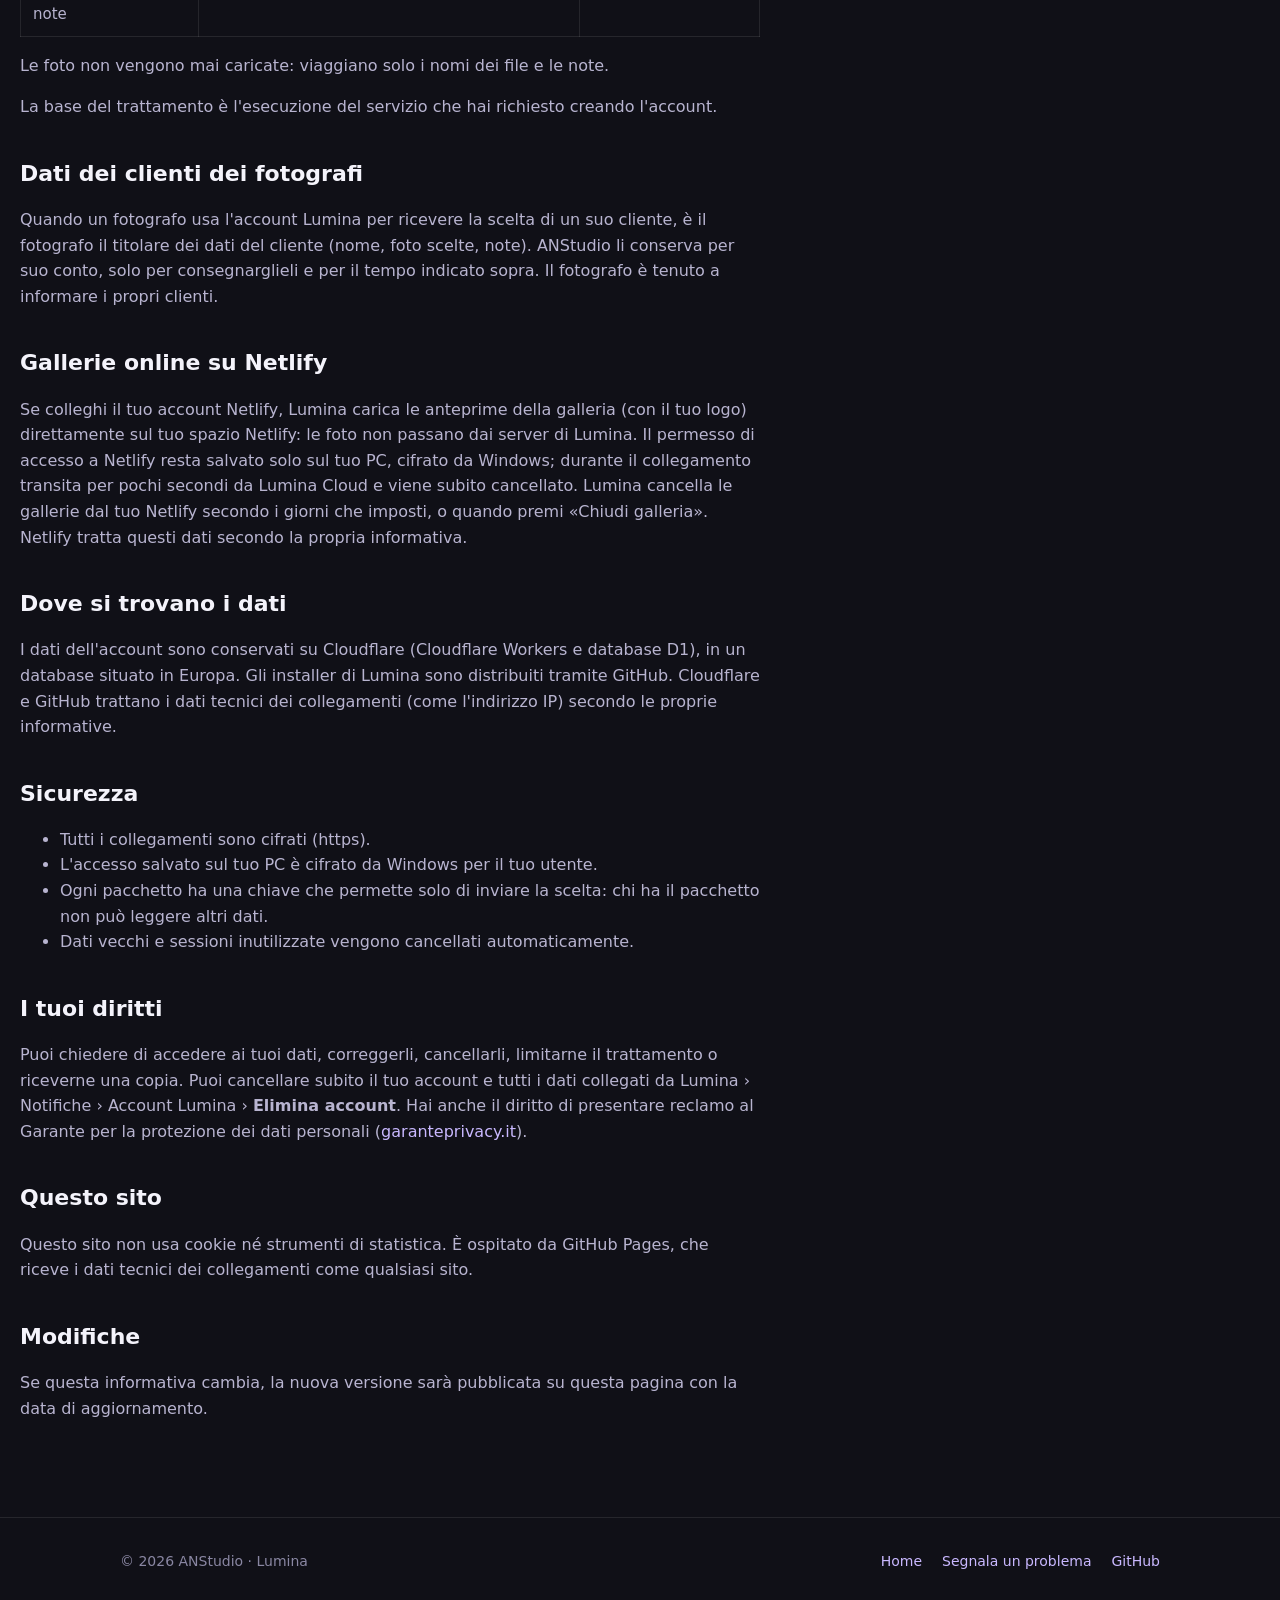
<file: privacy.html>
<!doctype html>
<html lang="it">
<head>
<meta charset="utf-8">
<meta name="viewport" content="width=device-width, initial-scale=1">
<title>Privacy · Lumina</title>
<meta name="description" content="Informativa privacy di Lumina e dell'account Lumina.">
<link rel="icon" href="immagini/icona-32.png">
<link rel="stylesheet" href="stile.css">
</head>
<body>

<header class="top">
  <div class="wrap">
    <a class="brand" href="index.html"><img src="immagini/icona-256.png" alt="">Lumina</a>
    <a class="btn pri" href="https://github.com/ANStudioDev/Lumina/releases/latest/download/Lumina-setup.exe" style="padding:9px 16px;font-size:15px;margin-left:auto">Scarica</a>
  </div>
</header>

<main class="doc">
  <h1>Informativa privacy</h1>
  <p>Ultimo aggiornamento: 23 ottobre 2026 · <a href="privacy-en.html" lang="en">English</a></p>

  <p>Questa informativa spiega quali dati tratta Lumina, il programma per Windows e Mac, e il servizio facoltativo «account Lumina» che permette ai fotografi di ricevere le scelte dei loro clienti.</p>

  <h2>Chi tratta i dati</h2>
  <p>Il titolare del trattamento è ANStudio, che sviluppa e distribuisce Lumina. Per qualsiasi domanda sui tuoi dati puoi scriverci tramite la pagina <a href="https://github.com/ANStudioDev/Lumina/issues">Segnalazioni</a>.</p>

  <h2>Senza account: nessun dato personale</h2>
  <p>Se usi Lumina senza account, le tue foto, i video e le tue scelte restano sul tuo computer. Lumina non li invia a nessuno.</p>
  <p>Una volta al giorno Lumina controlla se è uscita una versione nuova. Il controllo non contiene dati su di te né sulle tue foto. Come per qualsiasi collegamento a internet, il server riceve l'indirizzo IP del computer, che non viene salvato da Lumina Cloud.</p>

  <h2>Riconoscimento dei volti</h2>
  <p>Per scegliere le foto migliori Lumina cerca i volti e riconosce le stesse persone nelle foto del servizio. Tutto avviene sul tuo computer, senza internet: le foto e i dati dei volti non vengono mai inviati. Lumina salva sul tuo PC, nella sua cartella dei dati, una descrizione numerica dei volti trovati e i nomi che dai alle persone; puoi cancellarli quando vuoi eliminando quella cartella. Se fotografi delle persone, sei tu a decidere come usare queste funzioni.</p>

  <h2>Con l'account Lumina</h2>
  <p>L'account è facoltativo e serve a ricevere da sola la scelta dei clienti, anche su più PC. In questo caso trattiamo:</p>
  <table>
    <tr><th>Dato</th><th>A cosa serve</th><th>Per quanto tempo</th></tr>
    <tr><td>Email</td><td>Identificare il tuo account e farti accedere</td><td>Finché non elimini l'account</td></tr>
    <tr><td>Impronta della password</td><td>Verificare l'accesso. La password non arriva mai ai nostri server: Lumina la trasforma sul tuo PC in una chiave (PBKDF2) e noi conserviamo solo un'impronta di quella chiave</td><td>Finché non elimini l'account</td></tr>
    <tr><td>Nome dei PC collegati</td><td>Mantenere l'accesso sui tuoi computer</td><td>Fino all'uscita da quel PC, o dopo 1 anno di inutilizzo</td></tr>
    <tr><td>Pacchetti per i clienti: nome del cliente e data</td><td>Sapere quali scelte attendi, su tutti i tuoi PC</td><td>Fino a quando smetti di attendere, al massimo 180 giorni</td></tr>
    <tr><td>Scelte dei clienti: nome del cliente, nomi dei file scelti, note</td><td>Consegnarti la scelta del cliente</td><td>Al massimo 90 giorni</td></tr>
  </table>
  <p>Le foto non vengono mai caricate: viaggiano solo i nomi dei file e le note.</p>
  <p>La base del trattamento è l'esecuzione del servizio che hai richiesto creando l'account.</p>

  <h2>Dati dei clienti dei fotografi</h2>
  <p>Quando un fotografo usa l'account Lumina per ricevere la scelta di un suo cliente, è il fotografo il titolare dei dati del cliente (nome, foto scelte, note). ANStudio li conserva per suo conto, solo per consegnarglieli e per il tempo indicato sopra. Il fotografo è tenuto a informare i propri clienti.</p>

  <h2>Gallerie online su Netlify</h2>
  <p>Se colleghi il tuo account Netlify, Lumina carica le anteprime della galleria (con il tuo logo) direttamente sul tuo spazio Netlify: le foto non passano dai server di Lumina. Il permesso di accesso a Netlify resta salvato solo sul tuo PC, cifrato da Windows; durante il collegamento transita per pochi secondi da Lumina Cloud e viene subito cancellato. Lumina cancella le gallerie dal tuo Netlify secondo i giorni che imposti, o quando premi «Chiudi galleria». Netlify tratta questi dati secondo la propria informativa.</p>

  <h2>Dove si trovano i dati</h2>
  <p>I dati dell'account sono conservati su Cloudflare (Cloudflare Workers e database D1), in un database situato in Europa. Gli installer di Lumina sono distribuiti tramite GitHub. Cloudflare e GitHub trattano i dati tecnici dei collegamenti (come l'indirizzo IP) secondo le proprie informative.</p>

  <h2>Sicurezza</h2>
  <ul>
    <li>Tutti i collegamenti sono cifrati (https).</li>
    <li>L'accesso salvato sul tuo PC è cifrato da Windows per il tuo utente.</li>
    <li>Ogni pacchetto ha una chiave che permette solo di inviare la scelta: chi ha il pacchetto non può leggere altri dati.</li>
    <li>Dati vecchi e sessioni inutilizzate vengono cancellati automaticamente.</li>
  </ul>

  <h2>I tuoi diritti</h2>
  <p>Puoi chiedere di accedere ai tuoi dati, correggerli, cancellarli, limitarne il trattamento o riceverne una copia. Puoi cancellare subito il tuo account e tutti i dati collegati da Lumina › Notifiche › Account Lumina › <b>Elimina account</b>. Hai anche il diritto di presentare reclamo al Garante per la protezione dei dati personali (<a href="https://www.garanteprivacy.it">garanteprivacy.it</a>).</p>

  <h2>Questo sito</h2>
  <p>Questo sito non usa cookie né strumenti di statistica. È ospitato da GitHub Pages, che riceve i dati tecnici dei collegamenti come qualsiasi sito.</p>

  <h2>Modifiche</h2>
  <p>Se questa informativa cambia, la nuova versione sarà pubblicata su questa pagina con la data di aggiornamento.</p>
</main>

<footer>
  <div class="wrap">
    <span>© 2026 ANStudio · Lumina</span>
    <div class="links">
      <a href="index.html">Home</a>
      <a href="https://github.com/ANStudioDev/Lumina/issues">Segnala un problema</a>
      <a href="https://github.com/ANStudioDev/Lumina">GitHub</a>
    </div>
  </div>
</footer>
</body>
</html>
</file>
<file: stile.css>
/* Sito di Lumina (GitHub Pages) */
:root {
  --bg: #101017;
  --panel: #181824;
  --panel2: #1e1e2c;
  --line: rgba(255, 255, 255, .09);
  --text: #f4f3fb;
  --soft: #b8b4d0;
  --mute: #8a87a3;
  --violet: #7c5cff;
  --pink: #ff5ca8;
  --grad: linear-gradient(135deg, #8b6bff 0%, #c25cd6 55%, #ff5ca8 100%);
  --radius: 16px;
}
* { box-sizing: border-box; }
html { scroll-behavior: smooth; }
body {
  margin: 0;
  background: var(--bg);
  color: var(--text);
  font: 16px/1.6 "Segoe UI", system-ui, -apple-system, Roboto, Arial, sans-serif;
  -webkit-font-smoothing: antialiased;
}
a { color: #c9b8ff; text-decoration: none; }
a:hover { text-decoration: underline; }
.wrap { max-width: 1080px; margin: 0 auto; padding: 0 20px; }

/* intestazione */
header.top {
  position: sticky; top: 0; z-index: 10;
  background: rgba(16, 16, 23, .82);
  backdrop-filter: blur(10px);
  border-bottom: 1px solid var(--line);
}
header.top .wrap { display: flex; align-items: center; gap: 24px; height: 64px; }
.brand { display: flex; align-items: center; gap: 10px; color: var(--text); font-weight: 650; font-size: 19px; }
.brand:hover { text-decoration: none; }
.brand img { width: 30px; height: 30px; }
nav.menu { margin-left: auto; display: flex; gap: 22px; font-size: 15px; }
nav.menu a { color: var(--soft); }
nav.menu a:hover { color: var(--text); text-decoration: none; }

/* pulsanti */
.btn {
  display: inline-flex; align-items: center; gap: 10px;
  padding: 13px 22px; border-radius: 12px;
  font-weight: 600; font-size: 16px; color: #fff;
  border: 1px solid var(--line); background: var(--panel2);
}
.btn:hover { text-decoration: none; filter: brightness(1.12); }
.btn.pri { background: var(--grad); border: 0; box-shadow: 0 10px 30px rgba(194, 92, 214, .28); }
.btn svg { width: 20px; height: 20px; }

/* apertura */
.hero { padding: 84px 0 64px; position: relative; overflow: hidden; }
.hero::before {
  content: ""; position: absolute; inset: -40% 10% auto -20%; height: 620px;
  background: radial-gradient(closest-side, rgba(124, 92, 255, .30), transparent);
  pointer-events: none;
}
.hero .wrap { position: relative; display: grid; grid-template-columns: 1.15fr .85fr; gap: 48px; align-items: center; }
.hero h1 { font-size: clamp(36px, 5vw, 56px); line-height: 1.08; margin: 0 0 18px; letter-spacing: -.02em; }
.hero h1 span { background: var(--grad); -webkit-background-clip: text; background-clip: text; color: transparent; }
.hero p.lead { font-size: 19px; color: var(--soft); margin: 0 0 30px; max-width: 34em; }
.cta { display: flex; flex-wrap: wrap; gap: 12px; align-items: center; }
.meta { margin-top: 14px; color: var(--mute); font-size: 14px; }
.hero .art { display: flex; justify-content: center; }
.hero .art img { width: min(320px, 70vw); filter: drop-shadow(0 30px 60px rgba(124, 92, 255, .35)); }

/* sezioni */
section { padding: 64px 0; border-top: 1px solid var(--line); }
section h2 { font-size: 30px; margin: 0 0 8px; letter-spacing: -.01em; }
section p.sub { color: var(--soft); margin: 0 0 32px; max-width: 46em; }
.grid { display: grid; grid-template-columns: repeat(3, 1fr); gap: 16px; }
.card { background: var(--panel); border: 1px solid var(--line); border-radius: var(--radius); padding: 22px; }
.card h3 { margin: 0 0 6px; font-size: 18px; }
.card p { margin: 0; color: var(--soft); font-size: 15px; }
.card .ic { width: 38px; height: 38px; border-radius: 10px; background: rgba(124, 92, 255, .16); display: grid; place-items: center; margin-bottom: 14px; }
.card .ic svg { width: 20px; height: 20px; stroke: #c9b8ff; }

.two { display: grid; grid-template-columns: 1fr 1fr; gap: 16px; }
.steps { counter-reset: s; list-style: none; padding: 0; margin: 0; display: grid; gap: 12px; }
.steps li { counter-increment: s; background: var(--panel); border: 1px solid var(--line); border-radius: 12px; padding: 14px 16px 14px 56px; position: relative; color: var(--soft); }
.steps li b { color: var(--text); }
.steps li::before {
  content: counter(s); position: absolute; left: 14px; top: 13px;
  width: 28px; height: 28px; border-radius: 50%; background: var(--grad);
  display: grid; place-items: center; font-weight: 700; color: #fff; font-size: 14px;
}

/* domande */
details { background: var(--panel); border: 1px solid var(--line); border-radius: 12px; padding: 14px 18px; margin-bottom: 10px; }
details summary { cursor: pointer; font-weight: 600; }
details p { color: var(--soft); margin: 10px 0 2px; }

/* novità */
.rel { background: var(--panel); border: 1px solid var(--line); border-radius: 12px; padding: 18px 20px; margin-bottom: 12px; }
.rel h3 { margin: 0; font-size: 18px; display: flex; gap: 12px; align-items: baseline; flex-wrap: wrap; }
.rel h3 small { color: var(--mute); font-weight: 400; font-size: 14px; }
.rel .badge { font-size: 12px; padding: 2px 8px; border-radius: 99px; background: rgba(124, 92, 255, .2); color: #d9ccff; }
.rel ul { margin: 10px 0 0; padding-left: 20px; color: var(--soft); }
.rel p { margin: 10px 0 0; color: var(--soft); }

/* pagine di testo (privacy) */
.doc { max-width: 780px; padding: 56px 20px 80px; }
.doc h1 { font-size: 36px; margin: 0 0 6px; }
.doc h2 { font-size: 22px; margin: 36px 0 8px; }
.doc p, .doc li { color: var(--soft); }
.doc table { width: 100%; border-collapse: collapse; margin: 12px 0; font-size: 15px; }
.doc th, .doc td { border: 1px solid var(--line); padding: 10px 12px; text-align: left; vertical-align: top; }
.doc th { background: var(--panel2); color: var(--text); }
.doc td { color: var(--soft); }
.note { background: rgba(255, 176, 32, .1); border: 1px solid rgba(255, 176, 32, .35); color: #ffe2a8; border-radius: 12px; padding: 12px 16px; }

/* piè di pagina */
footer { border-top: 1px solid var(--line); padding: 32px 0 48px; color: var(--mute); font-size: 14px; }
footer .wrap { display: flex; flex-wrap: wrap; gap: 14px 28px; align-items: center; }
footer .links { display: flex; gap: 20px; flex-wrap: wrap; margin-left: auto; }

@media (max-width: 860px) {
  .hero .wrap { grid-template-columns: 1fr; }
  .hero .art { order: -1; }
  .hero .art img { width: 160px; }
  .grid { grid-template-columns: 1fr 1fr; }
  .two { grid-template-columns: 1fr; }
  nav.menu { display: none; }
  header.top .btn { margin-left: auto; }
}
@media (max-width: 560px) {
  .grid { grid-template-columns: 1fr; }
  .hero { padding-top: 48px; }
}
</file>
